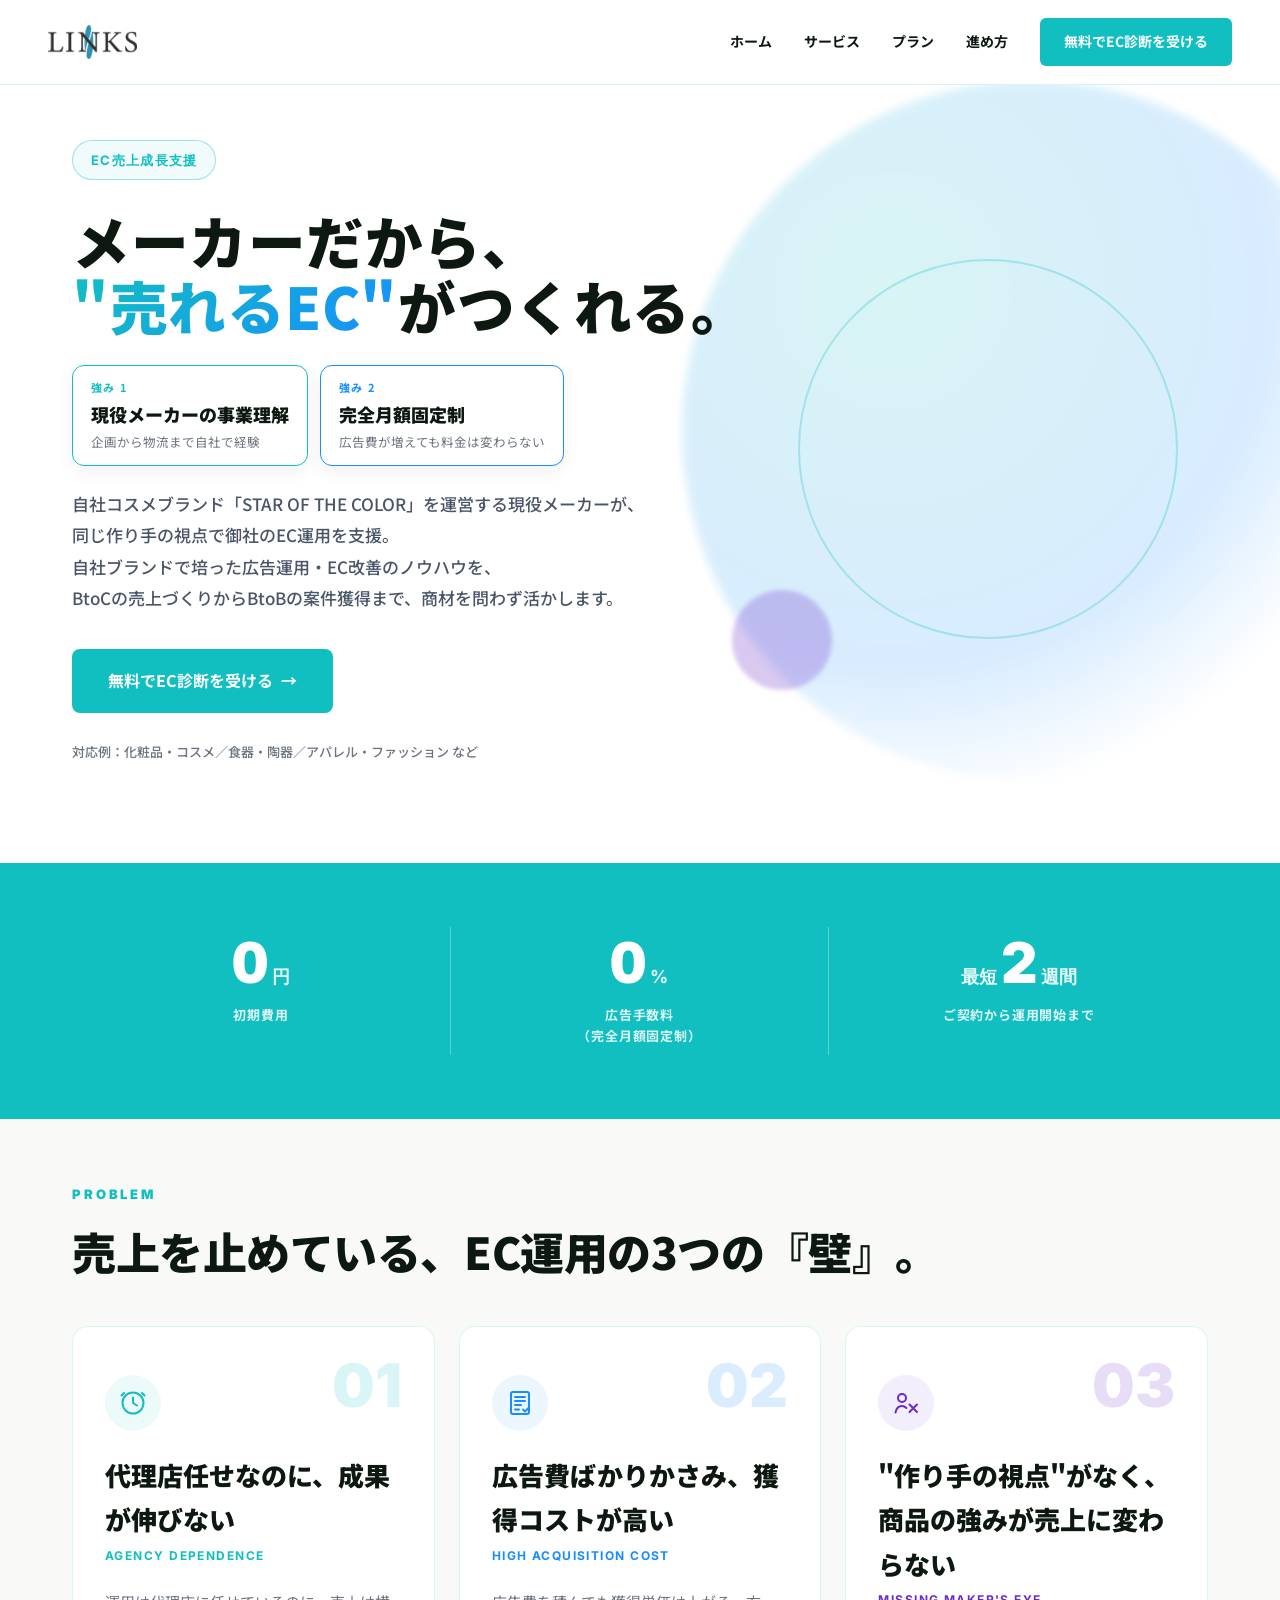
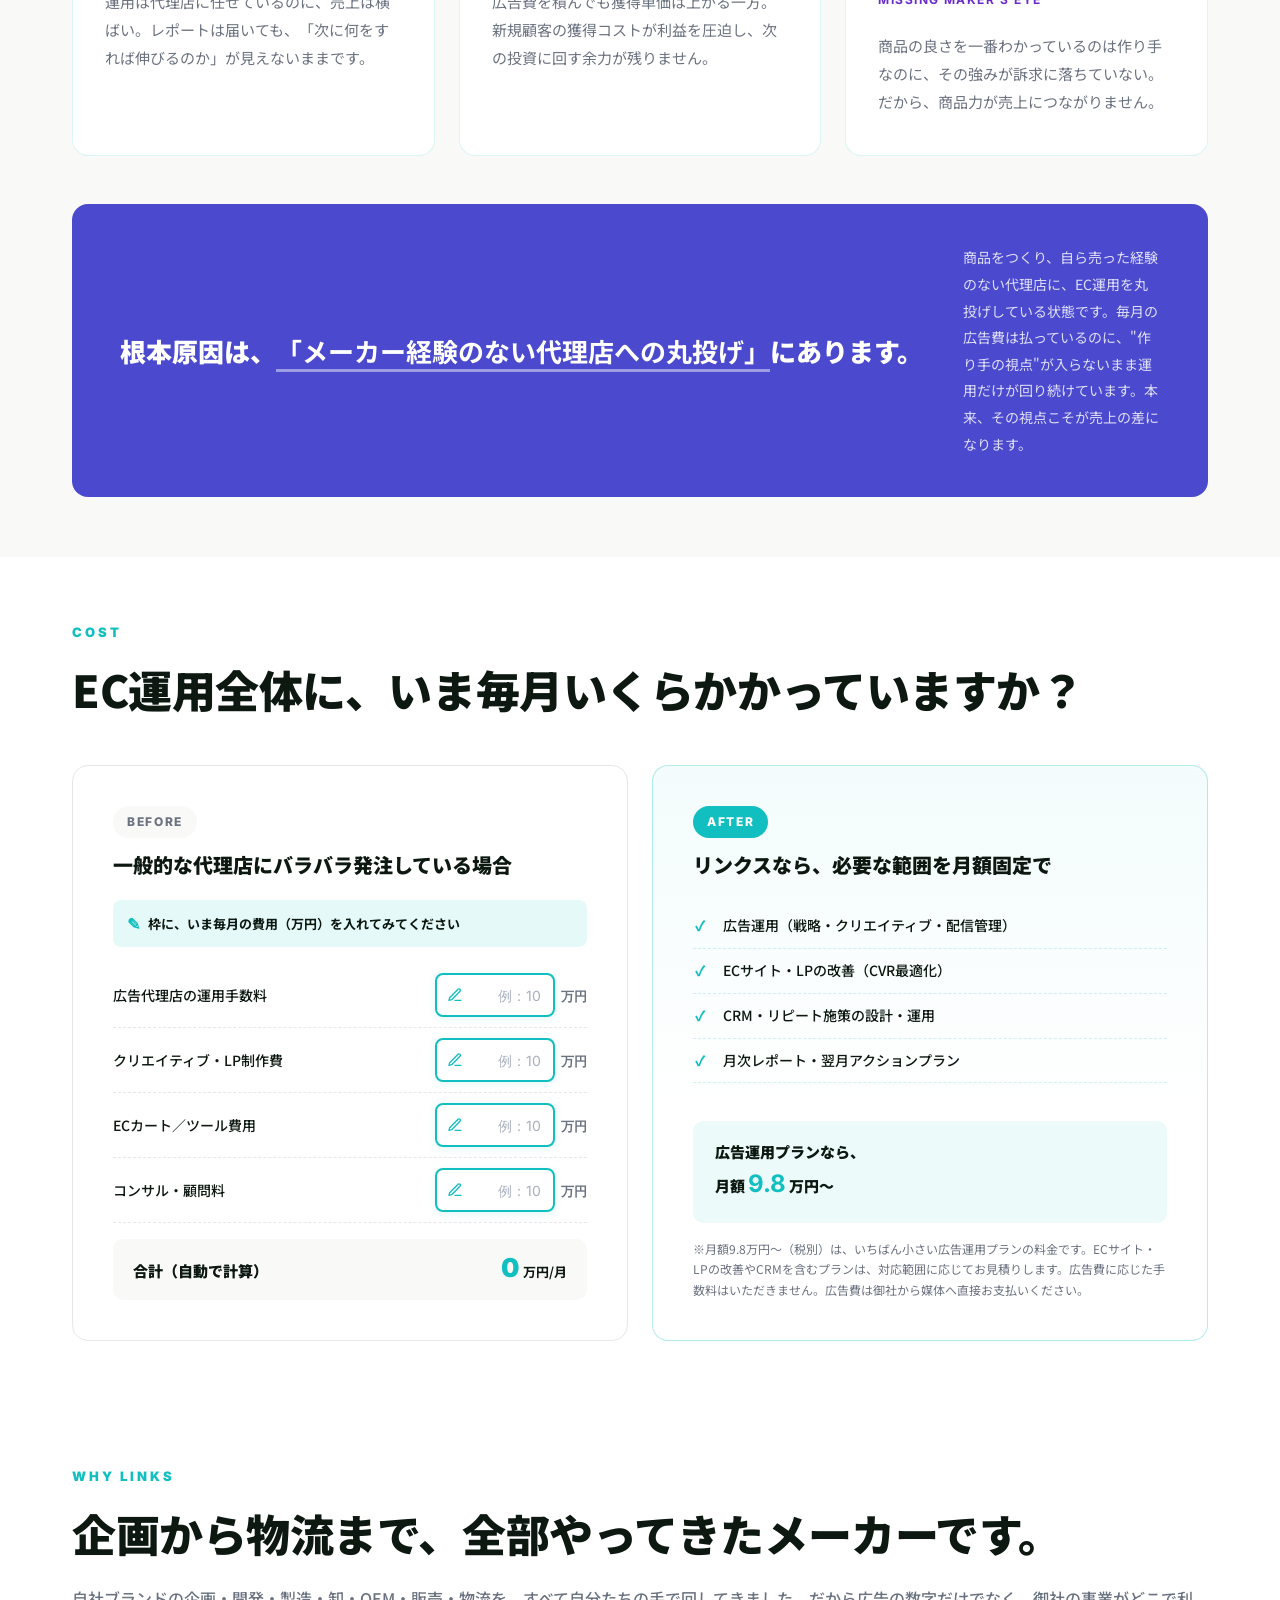
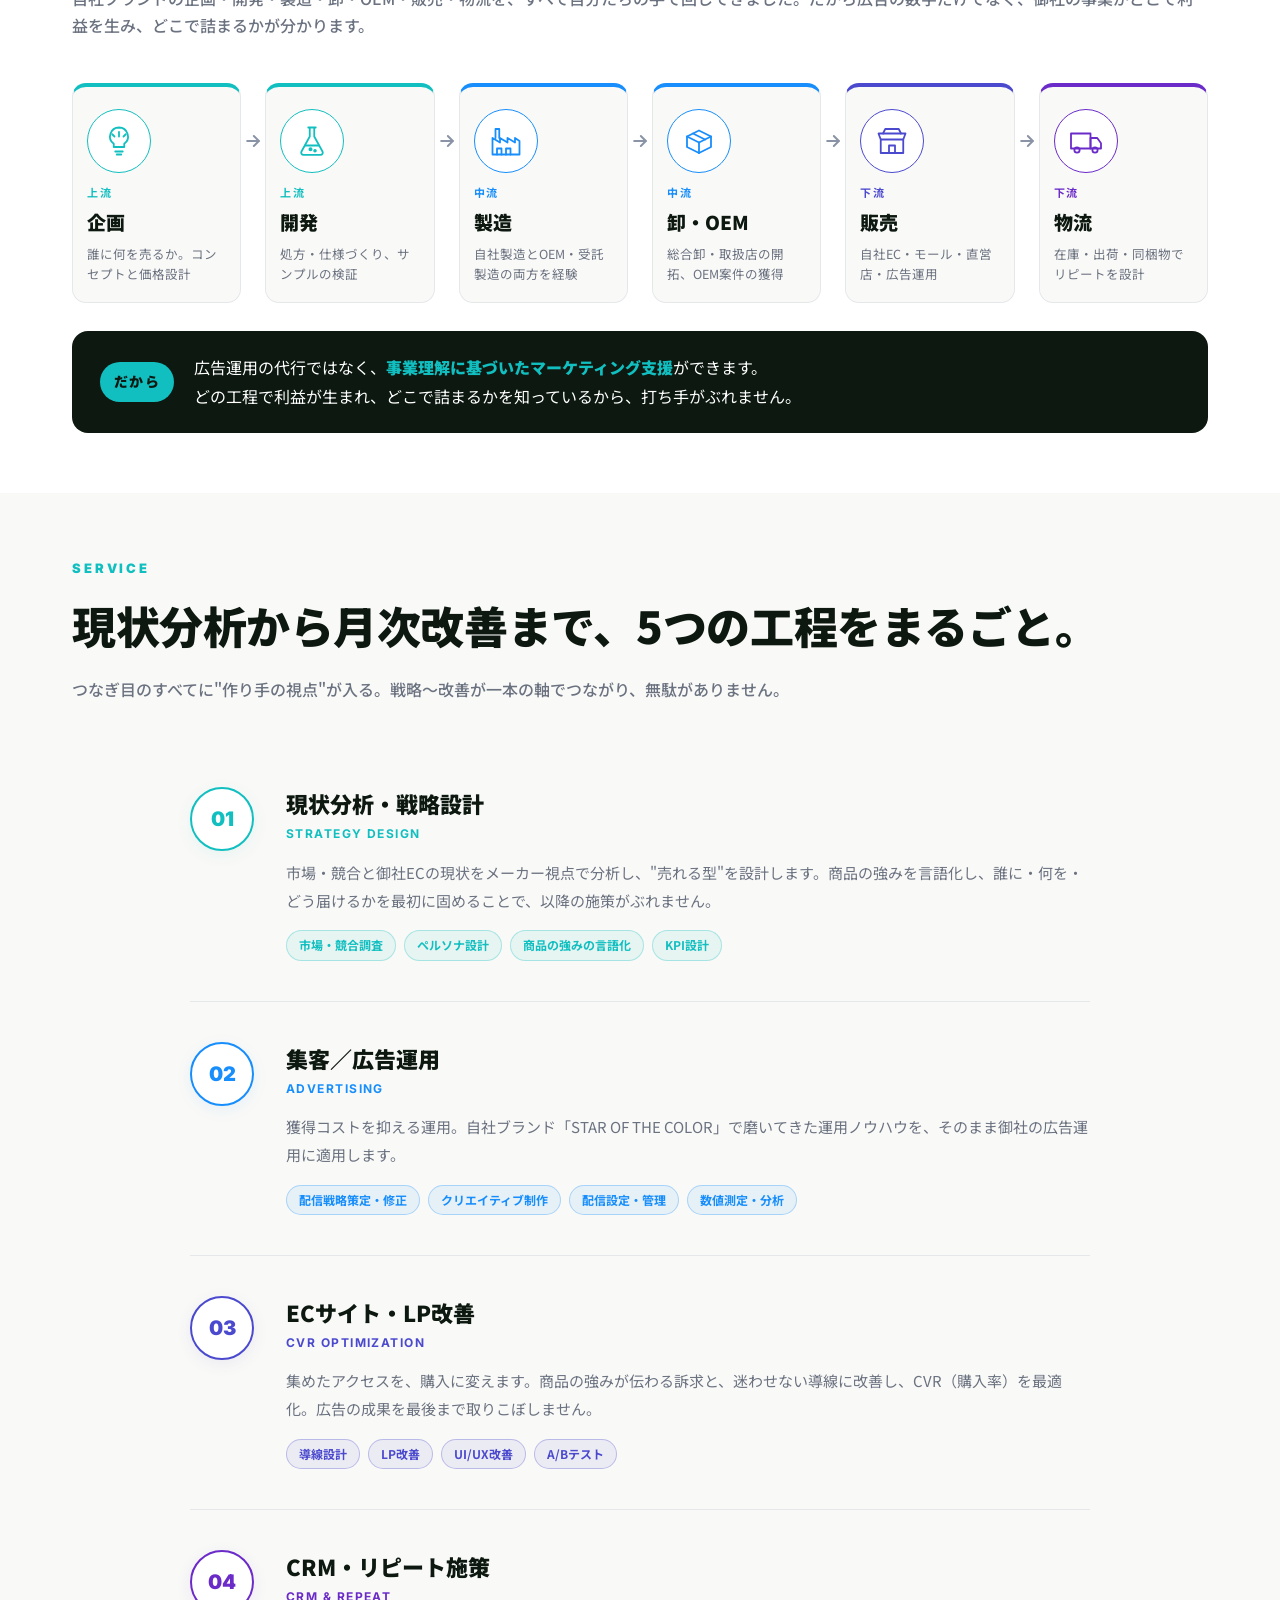
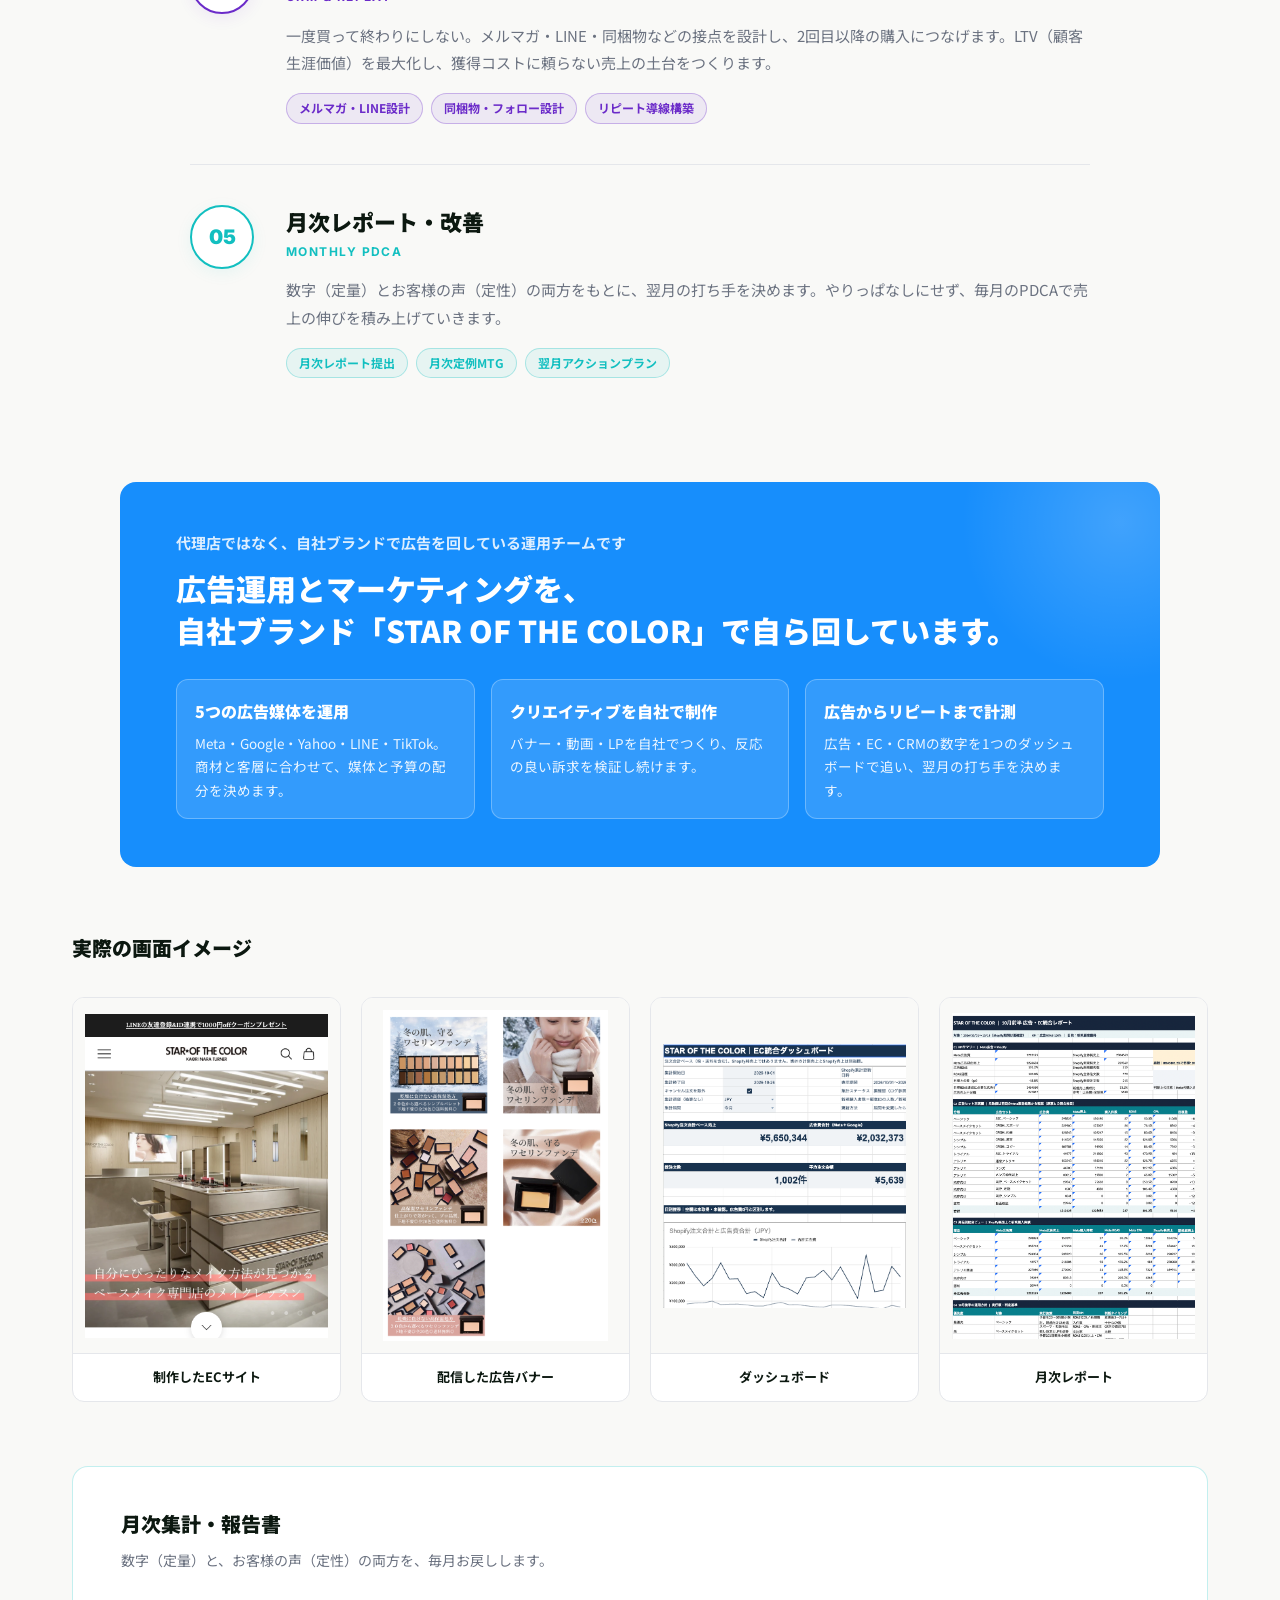
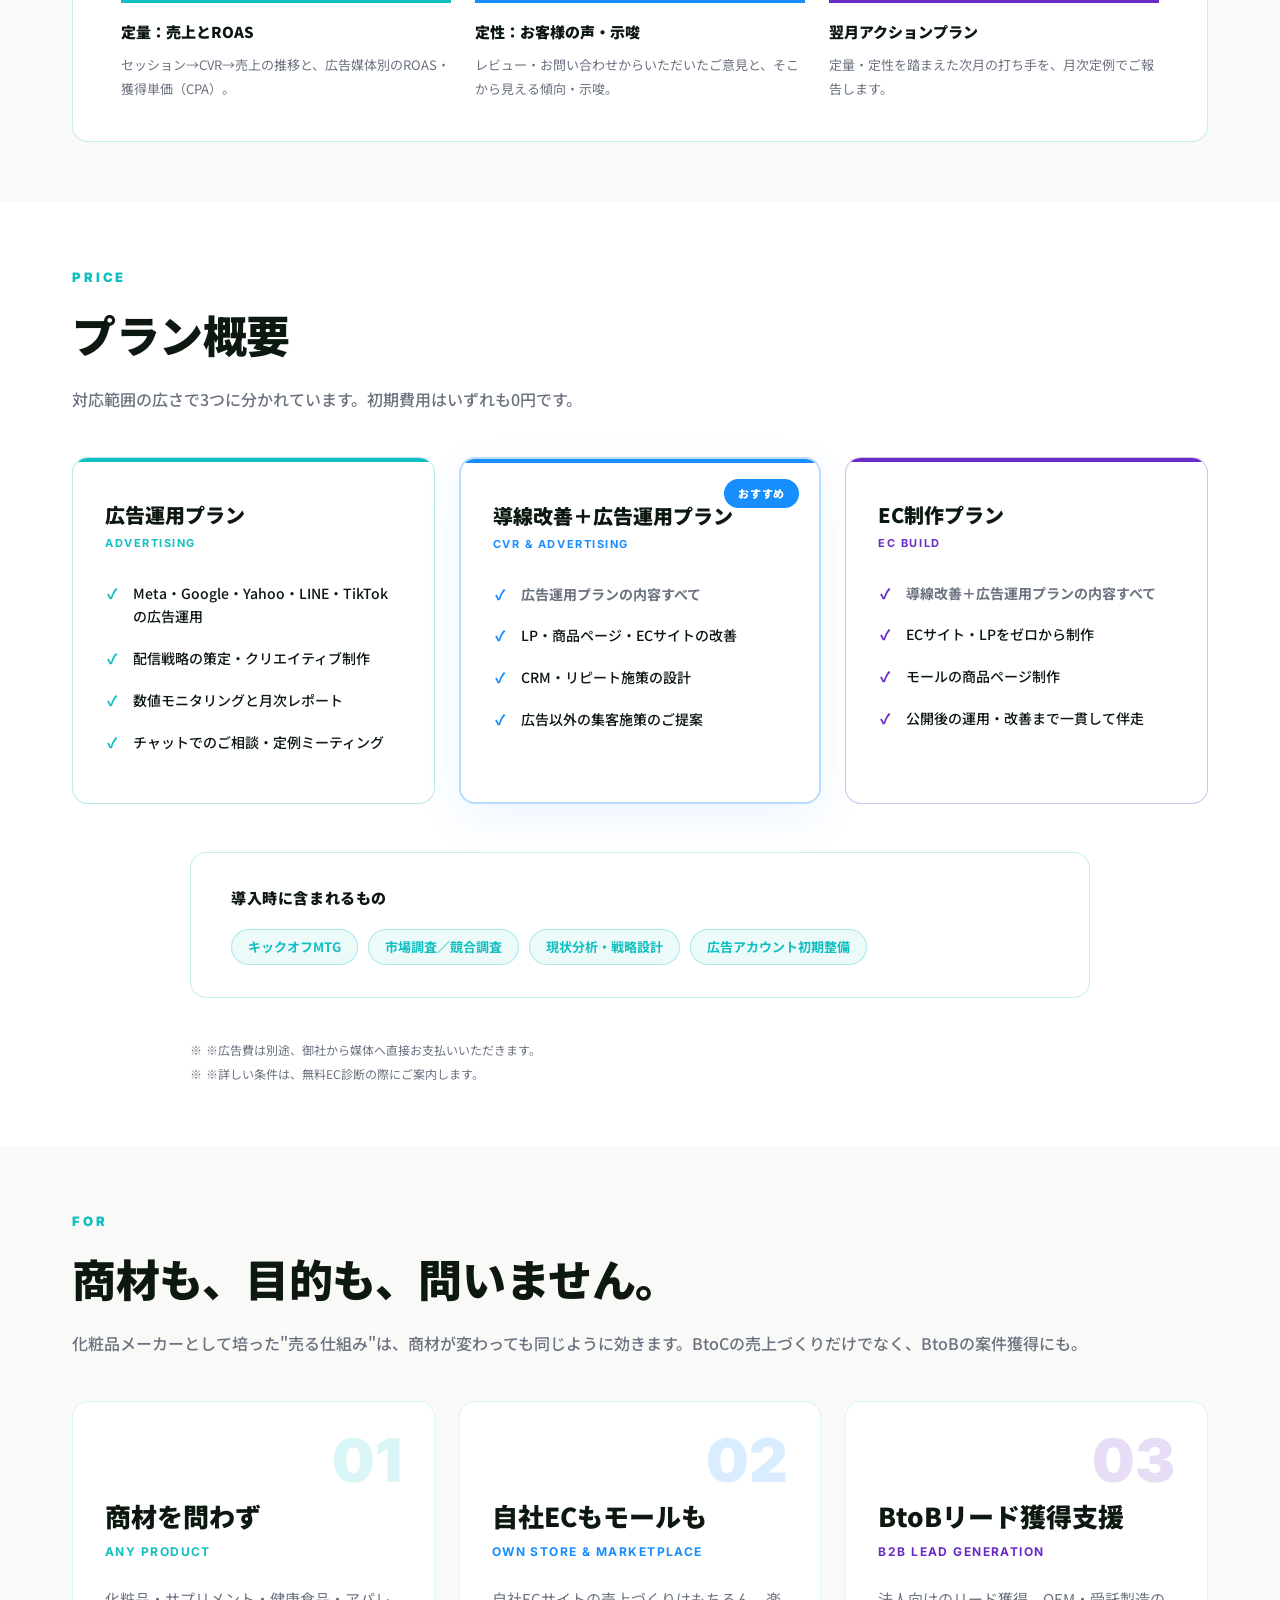
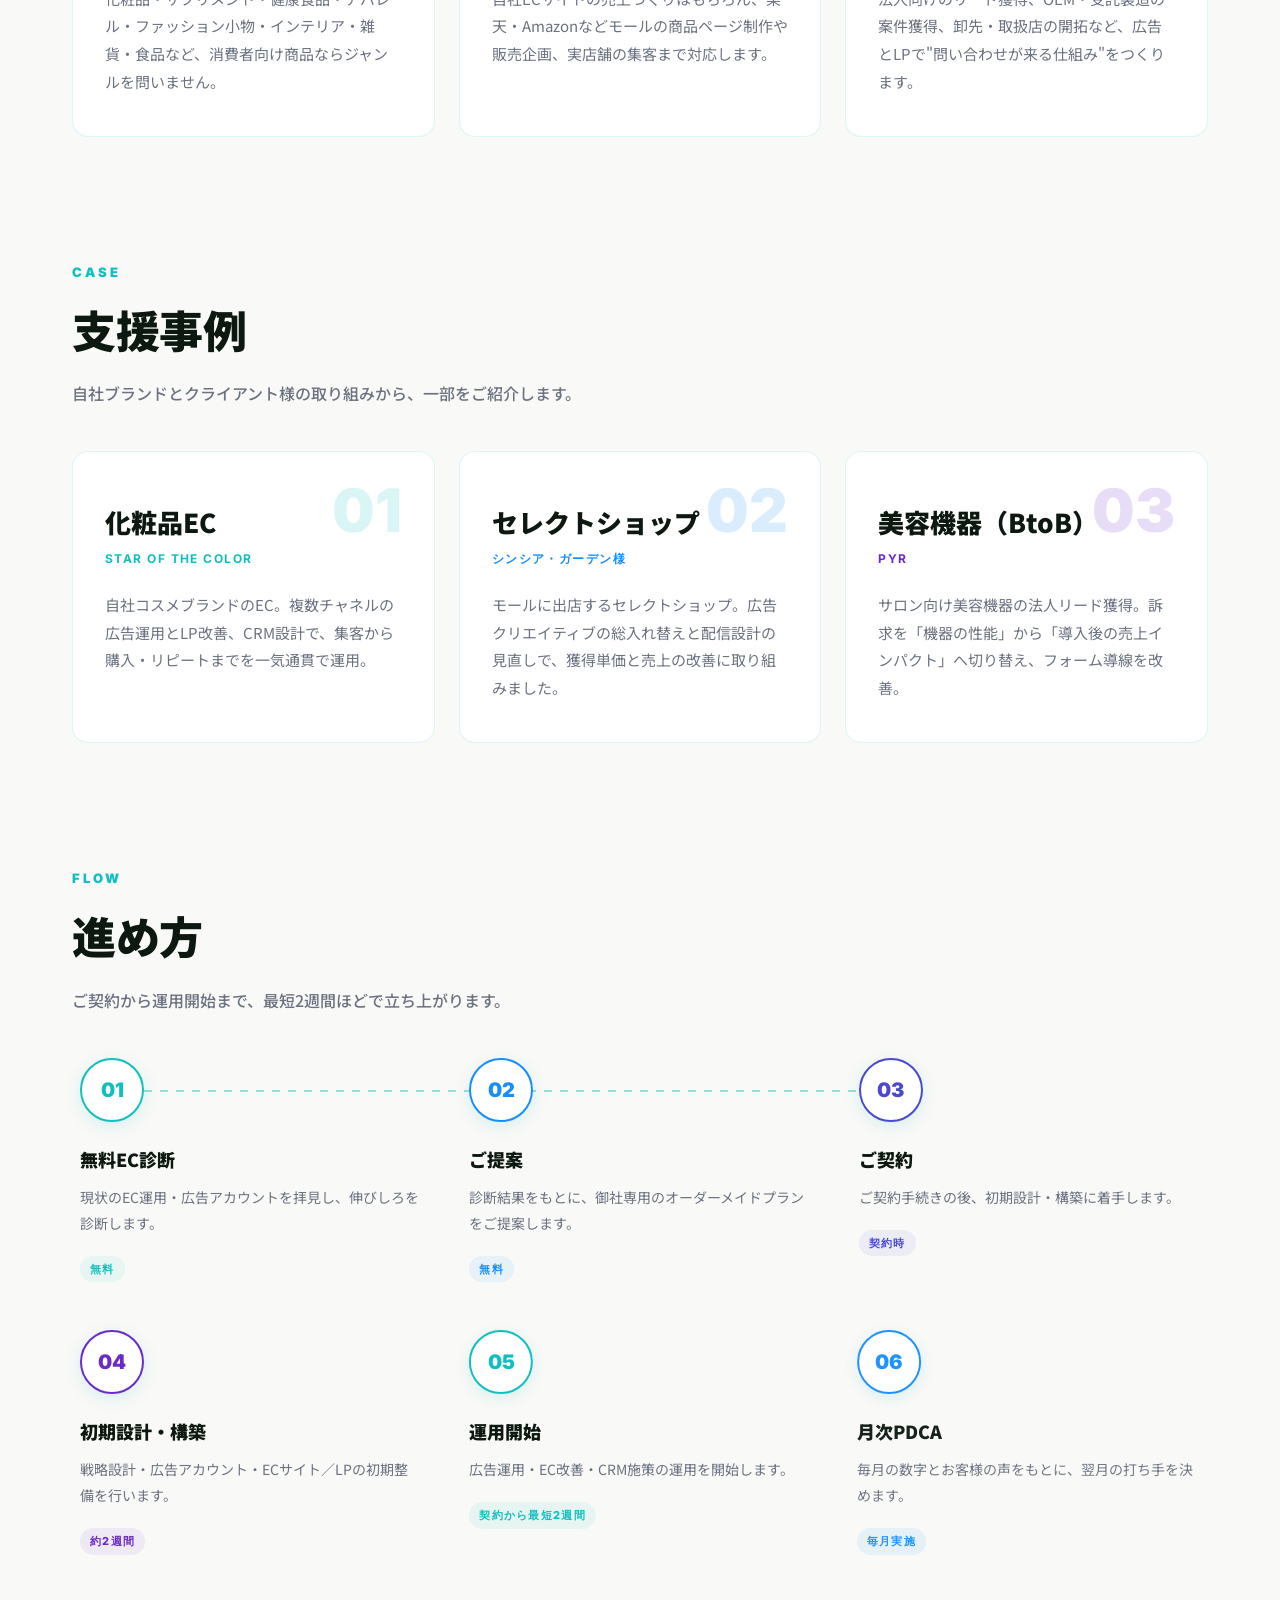
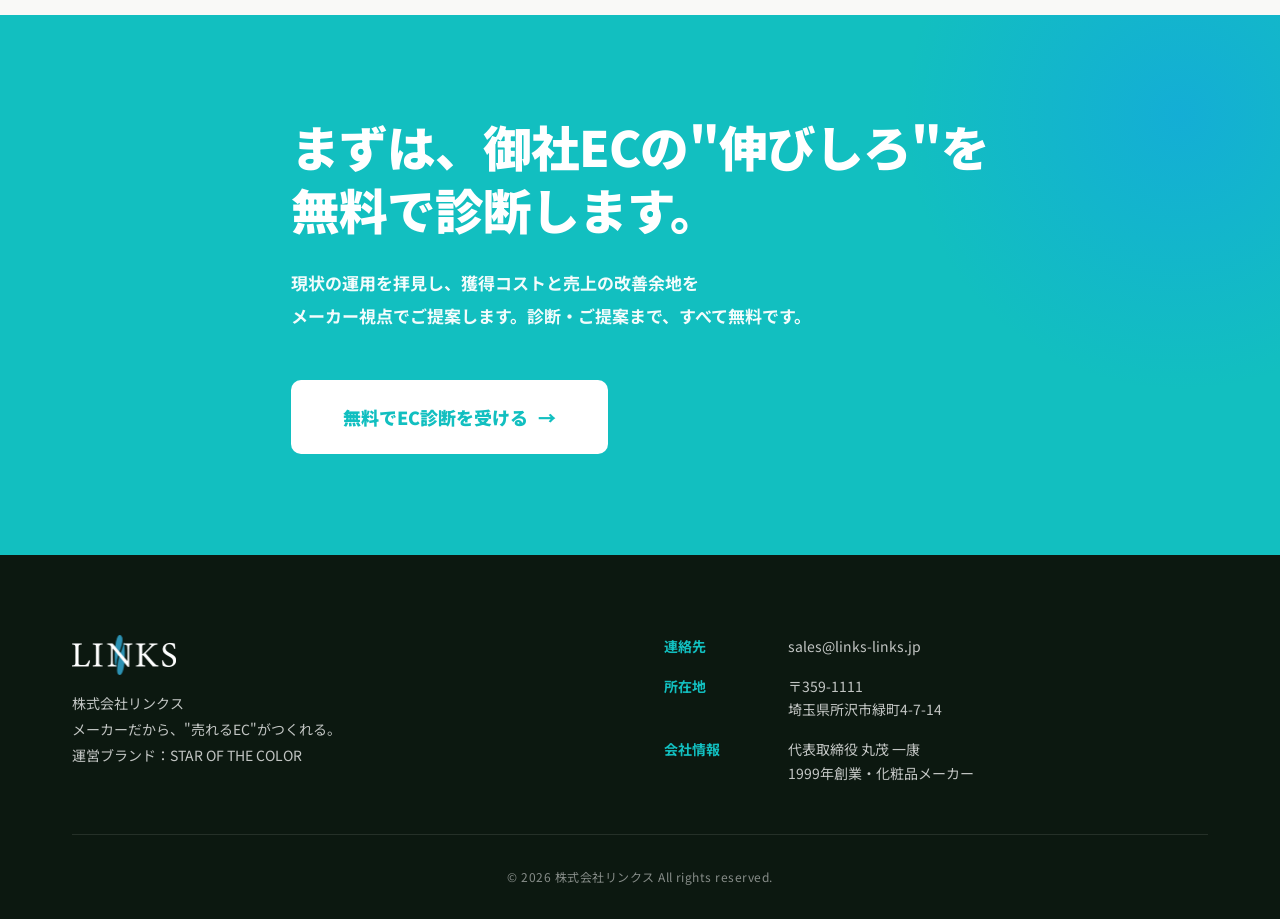
<file: preview/links/index.html>
<!DOCTYPE html>
<html lang="ja">
<head>
  <meta charset="UTF-8">
  <meta name="viewport" content="width=device-width, initial-scale=1.0">
  <meta name="robots" content="noindex, nofollow">
  <title>リンクス｜メーカーだから、"売れるEC"がつくれる。| 株式会社リンクス</title>
  <meta name="description" content="自社コスメブランド「STAR OF THE COLOR」を運営する現役メーカーが、同じ作り手の視点で御社のEC運用を支援。自社ブランドで培ったノウハウを、そのまま御社の売上へ。">
  <meta property="og:title" content="リンクス｜メーカーだから、&quot;売れるEC&quot;がつくれる。| 株式会社リンクス">
  <meta property="og:description" content="現役メーカーによるEC運用支援。自社ブランドで培ったノウハウを、そのまま御社の売上へ。">
  <meta property="og:type" content="website">
  <!-- 【要記入】公開時に og:url / og:image / canonical を設定してください -->
  <link rel="stylesheet" href="fonts/fonts.css">
  <link rel="stylesheet" href="css/style.css?v=20261104a">
  <link rel="stylesheet" href="css/bp.css?v=20261104h">
  <script type="application/ld+json">
  {
    "@context": "https://schema.org",
    "@graph": [
      {
        "@type": "Organization",
        "@id": "https://example.com/#organization",
        "name": "株式会社リンクス",
        "url": "https://example.com/",
        "address": {
          "@type": "PostalAddress",
          "postalCode": "359-1111",
          "addressRegion": "埼玉県",
          "addressLocality": "所沢市",
          "streetAddress": "緑町4-7-14",
          "addressCountry": "JP"
        }
      },
      {
        "@type": "Service",
        "name": "EC売上成長支援",
        "serviceType": "EC運用支援（広告運用・サイト改善・CRM代行）",
        "description": "自社コスメブランドを運営する現役メーカーによるEC運用支援。現状分析・戦略設計から広告運用、ECサイト・LP改善、CRM・リピート施策、月次改善までを一気通貫で支援します。",
        "url": "https://example.com/",
        "provider": { "@id": "https://example.com/#organization" },
        "areaServed": "JP"
      }
    ]
  }
  </script>
</head>
<body class="bp">

  <!-- ===== NAV ===== -->
  <nav class="nav" id="nav">
    <div class="nav-inner">
      <a href="#" class="nav-logo"><img src="assets/images/logo-links.png" alt="株式会社リンクス" class="nav-logo-img nav-logo-img--wide"></a>
      <div class="nav-links">
        <a href="#" class="nav-link">ホーム</a>
        <a href="#service" class="nav-link">サービス</a>
        <a href="#price" class="nav-link">プラン</a>
        <a href="#flow" class="nav-link">進め方</a>
        <a href="https://timerex.net/s/links/1b7290d2" target="_blank" rel="noopener" class="btn-cta">無料でEC診断を受ける</a>
      </div>
    </div>
  </nav>

  <!-- ===== HERO ===== -->
  <section class="hero">
    <div class="hero-circle" aria-hidden="true"></div>
    <div class="hero-circle-outline" aria-hidden="true"></div>
    <div class="hero-circle-small" aria-hidden="true"></div>
    <div class="hero-inner">
      <div class="hero-content">
        <span class="hero-tag">EC売上成長支援</span>
        <h1 class="hero-title">
          メーカーだから、<br>
          <span class="hero-title-accent">"売れるEC"</span>がつくれる。
        </h1>
        <ul class="bp-hero-pillars" aria-label="2つの強み">
          <li class="bp-hero-pillar bp-c-teal"><span class="bp-hero-pillar-label">強み 1</span><strong>現役メーカーの事業理解</strong><span>企画から物流まで自社で経験</span></li>
          <li class="bp-hero-pillar bp-c-blue"><span class="bp-hero-pillar-label">強み 2</span><strong>完全月額固定制</strong><span>広告費が増えても料金は変わらない</span></li>
        </ul>
        <p class="hero-sub">
          自社コスメブランド「STAR OF THE COLOR」を運営する現役メーカーが、<br>
          同じ作り手の視点で御社のEC運用を支援。<br>
          自社ブランドで培った広告運用・EC改善のノウハウを、<br>
          BtoCの売上づくりからBtoBの案件獲得まで、商材を問わず活かします。
        </p>
        <div class="hero-cta">
          <a href="https://timerex.net/s/links/1b7290d2" target="_blank" rel="noopener" class="btn-primary">無料でEC診断を受ける <span aria-hidden="true">→</span></a>
        </div>
        <p class="bp-hero-note">対応例：化粧品・コスメ／食器・陶器／アパレル・ファッション など</p>
      </div>
    </div>
  </section>

  <!-- ===== STATS BAND ===== -->
  <section class="counter-bar">
    <div class="counter-bar-inner">
      <div class="counter-item">
        <div class="counter-value">
          <span class="counter-number" data-from="100000" data-target="0">0</span>
          <span class="counter-unit">円</span>
        </div>
        <p class="counter-label">初期費用</p>
      </div>
      <div class="counter-item">
        <div class="counter-value">
          <span class="counter-number" data-from="20" data-target="0">0</span>
          <span class="counter-unit">%</span>
        </div>
        <p class="counter-label">広告手数料<br>（完全月額固定制）</p>
      </div>
      <div class="counter-item">
        <div class="counter-value">
          <span class="counter-unit">最短</span>
          <span class="counter-number" data-target="2">2</span>
          <span class="counter-unit">週間</span>
        </div>
        <p class="counter-label">ご契約から運用開始まで</p>
      </div>
    </div>
  </section>

  <!-- ===== PROBLEM ===== -->
  <section class="bp-problem-section section" id="problem">
    <div class="container">
      <div class="section-header">
        <span class="section-eyebrow">PROBLEM</span>
        <h2 class="section-title">売上を止めている、EC運用の3つの『壁』。</h2>
      </div>
      <div class="service-grid">
        <article class="service-card bp-c-teal">
          <span class="service-number">01</span>
          <span class="bp-problem-icon" aria-hidden="true">
            <svg viewBox="0 0 28 28" fill="none" xmlns="http://www.w3.org/2000/svg">
              <circle cx="14" cy="14" r="10.5" stroke="currentColor" stroke-width="2"/>
              <path d="M14 8.5V14l4 2.5" stroke="currentColor" stroke-width="2" stroke-linecap="round" stroke-linejoin="round"/>
              <path d="M23 4l2.5 2.5M5 4L2.5 6.5" stroke="currentColor" stroke-width="2" stroke-linecap="round"/>
            </svg>
          </span>
          <h3 class="service-title">代理店任せなのに、成果が伸びない</h3>
          <p class="service-en">Agency Dependence</p>
          <p class="service-desc">運用は代理店に任せているのに、売上は横ばい。レポートは届いても、「次に何をすれば伸びるのか」が見えないままです。</p>
        </article>
        <article class="service-card bp-c-blue">
          <span class="service-number">02</span>
          <span class="bp-problem-icon" aria-hidden="true">
            <svg viewBox="0 0 28 28" fill="none" xmlns="http://www.w3.org/2000/svg">
              <rect x="5" y="3" width="18" height="22" rx="2" stroke="currentColor" stroke-width="2"/>
              <path d="M9 8h10M9 12h10M9 16h6" stroke="currentColor" stroke-width="2" stroke-linecap="round"/>
              <path d="M9 20.5h4" stroke="currentColor" stroke-width="2" stroke-linecap="round"/>
              <path d="M17 20.5l2 2 3.5-3.5" stroke="currentColor" stroke-width="2" stroke-linecap="round" stroke-linejoin="round"/>
            </svg>
          </span>
          <h3 class="service-title">広告費ばかりかさみ、獲得コストが高い</h3>
          <p class="service-en">High Acquisition Cost</p>
          <p class="service-desc">広告費を積んでも獲得単価は上がる一方。新規顧客の獲得コストが利益を圧迫し、次の投資に回す余力が残りません。</p>
        </article>
        <article class="service-card bp-c-purple">
          <span class="service-number">03</span>
          <span class="bp-problem-icon" aria-hidden="true">
            <svg viewBox="0 0 28 28" fill="none" xmlns="http://www.w3.org/2000/svg">
              <circle cx="10" cy="9" r="4" stroke="currentColor" stroke-width="2"/>
              <path d="M3.5 23.5c.8-4.2 3.4-6.5 6.5-6.5 1.7 0 3.2.7 4.4 2" stroke="currentColor" stroke-width="2" stroke-linecap="round"/>
              <path d="M17.5 15.5L25 23m0-7.5L17.5 23" stroke="currentColor" stroke-width="2" stroke-linecap="round"/>
            </svg>
          </span>
          <h3 class="service-title">"作り手の視点"がなく、商品の強みが売上に変わらない</h3>
          <p class="service-en">Missing Maker's Eye</p>
          <p class="service-desc">商品の良さを一番わかっているのは作り手なのに、その強みが訴求に落ちていない。だから、商品力が売上につながりません。</p>
        </article>
      </div>
      <div class="bp-cause-band">
        <p class="bp-cause-label">根本原因は、<strong>「メーカー経験のない代理店への丸投げ」</strong>にあります。</p>
        <p class="bp-cause-desc">商品をつくり、自ら売った経験のない代理店に、EC運用を丸投げしている状態です。毎月の広告費は払っているのに、"作り手の視点"が入らないまま運用だけが回り続けています。本来、その視点こそが売上の差になります。</p>
      </div>
    </div>
  </section>

  <!-- ===== COST ===== -->
  <section class="bp-cost-section section" id="cost">
    <div class="container">
      <div class="section-header">
        <span class="section-eyebrow">COST</span>
        <h2 class="section-title">EC運用全体に、いま毎月いくらかかっていますか？</h2>
      </div>
      <div class="bp-cost-grid">
        <div class="bp-cost-card">
          <span class="bp-cost-card-label">Before</span>
          <h3 class="bp-cost-card-title">一般的な代理店にバラバラ発注している場合</h3>
          <p class="bp-cost-hint"><span class="bp-cost-hint-icon" aria-hidden="true">✎</span>枠に、いま毎月の費用（万円）を入れてみてください</p>
          <ul class="bp-cost-list" id="bp-cost-sim">
            <li><label for="bp-cost-1">広告代理店の運用手数料</label><span class="bp-cost-amount"><input type="text" inputmode="decimal" class="bp-cost-field bp-cost-field--prompt" id="bp-cost-1" placeholder="例：10" aria-label="広告代理店の運用手数料（万円）">万円</span></li>
            <li><label for="bp-cost-2">クリエイティブ・LP制作費</label><span class="bp-cost-amount"><input type="text" inputmode="decimal" class="bp-cost-field bp-cost-field--prompt" id="bp-cost-2" placeholder="例：10" aria-label="クリエイティブ・LP制作費（万円）">万円</span></li>
            <li><label for="bp-cost-3">ECカート／ツール費用</label><span class="bp-cost-amount"><input type="text" inputmode="decimal" class="bp-cost-field bp-cost-field--prompt" id="bp-cost-3" placeholder="例：10" aria-label="ECカート／ツール費用（万円）">万円</span></li>
            <li><label for="bp-cost-4">コンサル・顧問料</label><span class="bp-cost-amount"><input type="text" inputmode="decimal" class="bp-cost-field bp-cost-field--prompt" id="bp-cost-4" placeholder="例：10" aria-label="コンサル・顧問料（万円）">万円</span></li>
          </ul>
          <p class="bp-cost-total">合計（自動で計算）<span><span class="bp-cost-total-val" id="bp-cost-total-val">0</span><span class="bp-cost-total-unit">万円/月</span></span></p>
        </div>
        <div class="bp-cost-card bp-cost-card--after bp-c-teal">
          <span class="bp-cost-card-label">After</span>
          <h3 class="bp-cost-card-title">リンクスなら、必要な範囲を月額固定で</h3>
          <ul class="bp-check-list bp-cost-list">
            <li>広告運用（戦略・クリエイティブ・配信管理）</li>
            <li>ECサイト・LPの改善（CVR最適化）</li>
            <li>CRM・リピート施策の設計・運用</li>
            <li>月次レポート・翌月アクションプラン</li>
          </ul>
          <p class="bp-cost-after-total">広告運用プランなら、<br>月額 <strong>9.8</strong> 万円〜</p>
          <p class="bp-cost-note">※月額9.8万円〜（税別）は、いちばん小さい広告運用プランの料金です。ECサイト・LPの改善やCRMを含むプランは、対応範囲に応じてお見積りします。広告費に応じた手数料はいただきません。広告費は御社から媒体へ直接お支払いください。</p>
        </div>
      </div>
    </div>
  </section>

  <!-- ===== CHAIN ===== -->
  <section class="bp-chain-section section" id="why">
    <div class="container">
      <div class="section-header">
        <span class="section-eyebrow">WHY LINKS</span>
        <h2 class="section-title">企画から物流まで、全部やってきたメーカーです。</h2>
        <p class="section-lead">自社ブランドの企画・開発・製造・卸・OEM・販売・物流を、すべて自分たちの手で回してきました。だから広告の数字だけでなく、御社の事業がどこで利益を生み、どこで詰まるかが分かります。</p>
      </div>
      <ol class="bp-chain" aria-label="メーカーの上流から下流">
        <li class="bp-chain-step bp-c-teal">
          <span class="bp-chain-icon" aria-hidden="true"><svg viewBox="0 0 48 48" fill="none" stroke="currentColor" stroke-width="2.4" stroke-linecap="round" stroke-linejoin="round"><path d="M24 6a12 12 0 0 0-7 21.7V32h14v-4.3A12 12 0 0 0 24 6z"/><path d="M19 38h10M21 42h6M24 12v6M18 18l-3-3M30 18l3-3"/></svg></span>
          <span class="bp-chain-stage">上流</span>
          <h3 class="bp-chain-title">企画</h3>
          <p class="bp-chain-desc">誰に何を売るか。コンセプトと価格設計</p>
        </li>
        <li class="bp-chain-step bp-c-teal">
          <span class="bp-chain-icon" aria-hidden="true"><svg viewBox="0 0 48 48" fill="none" stroke="currentColor" stroke-width="2.4" stroke-linecap="round" stroke-linejoin="round"><path d="M19 6h10M21 6v12L10 38a3 3 0 0 0 2.6 4.5h22.8A3 3 0 0 0 38 38L27 18V6"/><path d="M15 30h18"/><circle cx="22" cy="35" r="1.5" fill="currentColor"/><circle cx="28" cy="37" r="1.2" fill="currentColor"/></svg></span>
          <span class="bp-chain-stage">上流</span>
          <h3 class="bp-chain-title">開発</h3>
          <p class="bp-chain-desc">処方・仕様づくり、サンプルの検証</p>
        </li>
        <li class="bp-chain-step bp-c-blue">
          <span class="bp-chain-icon" aria-hidden="true"><svg viewBox="0 0 48 48" fill="none" stroke="currentColor" stroke-width="2.4" stroke-linecap="round" stroke-linejoin="round"><path d="M6 42V20l10 6v-6l10 6v-6l10 6v-6l6 4v18z"/><path d="M12 42v-8h6v8M24 42v-8h6v8"/><path d="M10 20V8h5v12"/></svg></span>
          <span class="bp-chain-stage">中流</span>
          <h3 class="bp-chain-title">製造</h3>
          <p class="bp-chain-desc">自社製造とOEM・受託製造の両方を経験</p>
        </li>
        <li class="bp-chain-step bp-c-blue">
          <span class="bp-chain-icon" aria-hidden="true"><svg viewBox="0 0 48 48" fill="none" stroke="currentColor" stroke-width="2.4" stroke-linecap="round" stroke-linejoin="round"><path d="M8 18l16-8 16 8-16 8z"/><path d="M8 18v14l16 8 16-8V18"/><path d="M24 26v14"/><path d="M16 14l16 8"/></svg></span>
          <span class="bp-chain-stage">中流</span>
          <h3 class="bp-chain-title">卸・OEM</h3>
          <p class="bp-chain-desc">総合卸・取扱店の開拓、OEM案件の獲得</p>
        </li>
        <li class="bp-chain-step bp-c-indigo">
          <span class="bp-chain-icon" aria-hidden="true"><svg viewBox="0 0 48 48" fill="none" stroke="currentColor" stroke-width="2.4" stroke-linecap="round" stroke-linejoin="round"><path d="M6 14h36l-3 8H9z"/><path d="M9 22v18h30V22"/><path d="M20 40V30h8v10"/><path d="M12 14l3-6h18l3 6"/></svg></span>
          <span class="bp-chain-stage">下流</span>
          <h3 class="bp-chain-title">販売</h3>
          <p class="bp-chain-desc">自社EC・モール・直営店・広告運用</p>
        </li>
        <li class="bp-chain-step bp-c-purple">
          <span class="bp-chain-icon" aria-hidden="true"><svg viewBox="0 0 48 48" fill="none" stroke="currentColor" stroke-width="2.4" stroke-linecap="round" stroke-linejoin="round"><path d="M4 14h26v20H4z"/><path d="M30 20h9l5 7v7H30z"/><circle cx="12" cy="36" r="3.5"/><circle cx="36" cy="36" r="3.5"/></svg></span>
          <span class="bp-chain-stage">下流</span>
          <h3 class="bp-chain-title">物流</h3>
          <p class="bp-chain-desc">在庫・出荷・同梱物でリピートを設計</p>
        </li>
      </ol>
      <div class="bp-chain-band">
        <span class="bp-chain-band-label">だから</span>
        <p class="bp-chain-band-text">広告運用の代行ではなく、<strong>事業理解に基づいたマーケティング支援</strong>ができます。<br>どの工程で利益が生まれ、どこで詰まるかを知っているから、打ち手がぶれません。</p>
      </div>
    </div>
  </section>

  <!-- ===== SERVICE ===== -->
  <section class="bp-service-section section" id="service">
    <div class="container">
      <div class="section-header">
        <span class="section-eyebrow">SERVICE</span>
        <h2 class="section-title">現状分析から月次改善まで、5つの工程をまるごと。</h2>
        <p class="section-lead">つなぎ目のすべてに"作り手の視点"が入る。戦略〜改善が一本の軸でつながり、無駄がありません。</p>
      </div>
      <ol class="bp-step-list">
        <li class="bp-step bp-c-teal">
          <span class="bp-step-num" aria-hidden="true">01</span>
          <div class="bp-step-body">
            <h3 class="bp-step-title">現状分析・戦略設計</h3>
            <p class="bp-step-en">Strategy Design</p>
            <p class="bp-step-desc">市場・競合と御社ECの現状をメーカー視点で分析し、"売れる型"を設計します。商品の強みを言語化し、誰に・何を・どう届けるかを最初に固めることで、以降の施策がぶれません。</p>
            <ul class="bp-step-tags">
              <li>市場・競合調査</li>
              <li>ペルソナ設計</li>
              <li>商品の強みの言語化</li>
              <li>KPI設計</li>
            </ul>
          </div>
        </li>
        <li class="bp-step bp-c-blue">
          <span class="bp-step-num" aria-hidden="true">02</span>
          <div class="bp-step-body">
            <h3 class="bp-step-title">集客／広告運用</h3>
            <p class="bp-step-en">Advertising</p>
            <p class="bp-step-desc">獲得コストを抑える運用。自社ブランド「STAR OF THE COLOR」で磨いてきた運用ノウハウを、そのまま御社の広告運用に適用します。</p>
            <ul class="bp-step-tags">
              <li>配信戦略策定・修正</li>
              <li>クリエイティブ制作</li>
              <li>配信設定・管理</li>
              <li>数値測定・分析</li>
            </ul>
          </div>
        </li>
        <li class="bp-step bp-c-indigo">
          <span class="bp-step-num" aria-hidden="true">03</span>
          <div class="bp-step-body">
            <h3 class="bp-step-title">ECサイト・LP改善</h3>
            <p class="bp-step-en">CVR Optimization</p>
            <p class="bp-step-desc">集めたアクセスを、購入に変えます。商品の強みが伝わる訴求と、迷わせない導線に改善し、CVR（購入率）を最適化。広告の成果を最後まで取りこぼしません。</p>
            <ul class="bp-step-tags">
              <li>導線設計</li>
              <li>LP改善</li>
              <li>UI/UX改善</li>
              <li>A/Bテスト</li>
            </ul>
          </div>
        </li>
        <li class="bp-step bp-c-purple">
          <span class="bp-step-num" aria-hidden="true">04</span>
          <div class="bp-step-body">
            <h3 class="bp-step-title">CRM・リピート施策</h3>
            <p class="bp-step-en">CRM &amp; Repeat</p>
            <p class="bp-step-desc">一度買って終わりにしない。メルマガ・LINE・同梱物などの接点を設計し、2回目以降の購入につなげます。LTV（顧客生涯価値）を最大化し、獲得コストに頼らない売上の土台をつくります。</p>
            <ul class="bp-step-tags">
              <li>メルマガ・LINE設計</li>
              <li>同梱物・フォロー設計</li>
              <li>リピート導線構築</li>
            </ul>
          </div>
        </li>
        <li class="bp-step bp-c-teal">
          <span class="bp-step-num" aria-hidden="true">05</span>
          <div class="bp-step-body">
            <h3 class="bp-step-title">月次レポート・改善</h3>
            <p class="bp-step-en">Monthly PDCA</p>
            <p class="bp-step-desc">数字（定量）とお客様の声（定性）の両方をもとに、翌月の打ち手を決めます。やりっぱなしにせず、毎月のPDCAで売上の伸びを積み上げていきます。</p>
            <ul class="bp-step-tags">
              <li>月次レポート提出</li>
              <li>月次定例MTG</li>
              <li>翌月アクションプラン</li>
            </ul>
          </div>
        </li>
      </ol>

      <div class="bp-highlight">
        <p class="bp-highlight-lead">代理店ではなく、自社ブランドで広告を回している運用チームです</p>
        <p class="bp-highlight-num">広告運用とマーケティングを、<br>自社ブランド「STAR OF THE COLOR」で自ら回しています。</p>
        <ul class="bp-highlight-points">
          <li><strong>5つの広告媒体を運用</strong><span>Meta・Google・Yahoo・LINE・TikTok。商材と客層に合わせて、媒体と予算の配分を決めます。</span></li>
          <li><strong>クリエイティブを自社で制作</strong><span>バナー・動画・LPを自社でつくり、反応の良い訴求を検証し続けます。</span></li>
          <li><strong>広告からリピートまで計測</strong><span>広告・EC・CRMの数字を1つのダッシュボードで追い、翌月の打ち手を決めます。</span></li>
        </ul>
      </div>

      <div class="bp-shots">
        <h3 class="bp-shots-title">実際の画面イメージ</h3>
        <div class="bp-shots-grid">
          <figure class="bp-shot">
            <img class="bp-shot-img" src="assets/shots/shot-ec-lp.png" alt="制作したECサイト（STAR OF THE COLOR）" loading="lazy" onerror="this.closest('.bp-shot').classList.add('bp-shot--missing')">
            <div class="bp-shot-ph" aria-hidden="true">COMING SOON</div>
            <figcaption>制作したECサイト</figcaption>
          </figure>
          <figure class="bp-shot">
            <img class="bp-shot-img" src="assets/shots/shot-ad-report.png" alt="配信した広告バナー" loading="lazy" onerror="this.closest('.bp-shot').classList.add('bp-shot--missing')">
            <div class="bp-shot-ph" aria-hidden="true">COMING SOON</div>
            <figcaption>配信した広告バナー</figcaption>
          </figure>
          <figure class="bp-shot">
            <img class="bp-shot-img" src="assets/shots/shot-dashboard.png" alt="EC統合ダッシュボード" loading="lazy" onerror="this.closest('.bp-shot').classList.add('bp-shot--missing')">
            <div class="bp-shot-ph" aria-hidden="true">COMING SOON</div>
            <figcaption>ダッシュボード</figcaption>
          </figure>
          <figure class="bp-shot">
            <img class="bp-shot-img" src="assets/shots/shot-report.png" alt="広告・EC統合の月次レポート" loading="lazy" onerror="this.closest('.bp-shot').classList.add('bp-shot--missing')">
            <div class="bp-shot-ph" aria-hidden="true">COMING SOON</div>
            <figcaption>月次レポート</figcaption>
          </figure>
        </div>
      </div>

      <div class="bp-report-band">
        <h3 class="bp-report-band-title">月次集計・報告書</h3>
        <p class="bp-report-band-lead">数字（定量）と、お客様の声（定性）の両方を、毎月お戻しします。</p>
        <div class="bp-report-grid">
          <div class="bp-report-item bp-c-teal">
            <p class="bp-report-item-title">定量：売上とROAS</p>
            <p class="bp-report-item-desc">セッション→CVR→売上の推移と、広告媒体別のROAS・獲得単価（CPA）。</p>
          </div>
          <div class="bp-report-item bp-c-blue">
            <p class="bp-report-item-title">定性：お客様の声・示唆</p>
            <p class="bp-report-item-desc">レビュー・お問い合わせからいただいたご意見と、そこから見える傾向・示唆。</p>
          </div>
          <div class="bp-report-item bp-c-purple">
            <p class="bp-report-item-title">翌月アクションプラン</p>
            <p class="bp-report-item-desc">定量・定性を踏まえた次月の打ち手を、月次定例でご報告します。</p>
          </div>
        </div>
      </div>
    </div>
  </section>

  <!-- ===== PRICE ===== -->
  <section class="bp-price-section section" id="price">
    <div class="container">
      <div class="section-header">
        <span class="section-eyebrow">PRICE</span>
        <h2 class="section-title">プラン概要</h2>
        <p class="section-lead">対応範囲の広さで3つに分かれています。初期費用はいずれも0円です。</p>
      </div>

      <div class="bp-plan-grid">
        <article class="bp-plan-card bp-c-teal">
          <h3 class="bp-plan-name">広告運用プラン</h3>
          <p class="bp-plan-en">Advertising</p>
          <ul class="bp-plan-features">
            <li>Meta・Google・Yahoo・LINE・TikTokの広告運用</li>
            <li>配信戦略の策定・クリエイティブ制作</li>
            <li>数値モニタリングと月次レポート</li>
            <li>チャットでのご相談・定例ミーティング</li>
          </ul>
        </article>
        <article class="bp-plan-card bp-plan-card--featured bp-c-blue">
          <span class="bp-plan-badge">おすすめ</span>
          <h3 class="bp-plan-name">導線改善＋広告運用プラン</h3>
          <p class="bp-plan-en">CVR &amp; Advertising</p>
          <ul class="bp-plan-features">
            <li class="bp-plan-inherit">広告運用プランの内容すべて</li>
            <li>LP・商品ページ・ECサイトの改善</li>
            <li>CRM・リピート施策の設計</li>
            <li>広告以外の集客施策のご提案</li>
          </ul>
        </article>
        <article class="bp-plan-card bp-c-purple">
          <h3 class="bp-plan-name">EC制作プラン</h3>
          <p class="bp-plan-en">EC Build</p>
          <ul class="bp-plan-features">
            <li class="bp-plan-inherit">導線改善＋広告運用プランの内容すべて</li>
            <li>ECサイト・LPをゼロから制作</li>
            <li>モールの商品ページ制作</li>
            <li>公開後の運用・改善まで一貫して伴走</li>
          </ul>
        </article>
      </div>

      <div class="bp-includes-band">
        <p class="bp-includes-title">導入時に含まれるもの</p>
        <ul class="bp-includes-list">
          <li>キックオフMTG</li>
          <li>市場調査／競合調査</li>
          <li>現状分析・戦略設計</li>
          <li>広告アカウント初期整備</li>
        </ul>
      </div>

      <ul class="bp-price-notes">
        <li>※広告費は別途、御社から媒体へ直接お支払いいただきます。</li>
        <li>※詳しい条件は、無料EC診断の際にご案内します。</li>
      </ul>
    </div>
  </section>

  <!-- ===== TARGET ===== -->
  <section class="bp-problem-section section" id="target">
    <div class="container">
      <div class="section-header">
        <span class="section-eyebrow">FOR</span>
        <h2 class="section-title">商材も、目的も、問いません。</h2>
        <p class="section-lead">化粧品メーカーとして培った"売る仕組み"は、商材が変わっても同じように効きます。BtoCの売上づくりだけでなく、BtoBの案件獲得にも。</p>
      </div>
      <div class="service-grid">
        <article class="service-card bp-c-teal">
          <span class="service-number">01</span>
          <h3 class="service-title">商材を問わず</h3>
          <p class="service-en">Any Product</p>
          <p class="service-desc">化粧品・サプリメント・健康食品・アパレル・ファッション小物・インテリア・雑貨・食品など、消費者向け商品ならジャンルを問いません。</p>
        </article>
        <article class="service-card bp-c-blue">
          <span class="service-number">02</span>
          <h3 class="service-title">自社ECもモールも</h3>
          <p class="service-en">Own Store &amp; Marketplace</p>
          <p class="service-desc">自社ECサイトの売上づくりはもちろん、楽天・Amazonなどモールの商品ページ制作や販売企画、実店舗の集客まで対応します。</p>
        </article>
        <article class="service-card bp-c-purple">
          <span class="service-number">03</span>
          <h3 class="service-title">BtoBリード獲得支援</h3>
          <p class="service-en">B2B Lead Generation</p>
          <p class="service-desc">法人向けのリード獲得、OEM・受託製造の案件獲得、卸先・取扱店の開拓など、広告とLPで"問い合わせが来る仕組み"をつくります。</p>
        </article>
      </div>
    </div>
  </section>

  <!-- ===== CASE ===== -->
  <section class="bp-problem-section section" id="case">
    <div class="container">
      <div class="section-header">
        <span class="section-eyebrow">CASE</span>
        <h2 class="section-title">支援事例</h2>
        <p class="section-lead">自社ブランドとクライアント様の取り組みから、一部をご紹介します。</p>
      </div>
      <div class="service-grid">
        <article class="service-card bp-c-teal">
          <span class="service-number">01</span>
          <h3 class="service-title">化粧品EC</h3>
          <p class="service-en">STAR OF THE COLOR</p>
          <p class="service-desc">自社コスメブランドのEC。複数チャネルの広告運用とLP改善、CRM設計で、集客から購入・リピートまでを一気通貫で運用。</p>
        </article>
        <article class="service-card bp-c-blue">
          <span class="service-number">02</span>
          <h3 class="service-title">セレクトショップ</h3>
          <p class="service-en">シンシア・ガーデン様</p>
          <p class="service-desc">モールに出店するセレクトショップ。広告クリエイティブの総入れ替えと配信設計の見直しで、獲得単価と売上の改善に取り組みました。</p>
        </article>
        <article class="service-card bp-c-purple">
          <span class="service-number">03</span>
          <h3 class="service-title">美容機器（BtoB）</h3>
          <p class="service-en">PYR</p>
          <p class="service-desc">サロン向け美容機器の法人リード獲得。訴求を「機器の性能」から「導入後の売上インパクト」へ切り替え、フォーム導線を改善。</p>
        </article>
      </div>
    </div>
  </section>

  <!-- ===== FLOW ===== -->
  <section class="bp-flow-section section" id="flow">
    <div class="container">
      <div class="section-header">
        <span class="section-eyebrow">FLOW</span>
        <h2 class="section-title">進め方</h2>
        <p class="section-lead">ご契約から運用開始まで、最短2週間ほどで立ち上がります。</p>
      </div>
      <ol class="process-list">
        <li class="process-step bp-c-teal">
          <span class="process-step-num">01</span>
          <h3 class="process-step-title">無料EC診断</h3>
          <p class="process-step-desc">現状のEC運用・広告アカウントを拝見し、伸びしろを診断します。</p>
          <span class="process-step-time">無料</span>
        </li>
        <li class="process-step bp-c-blue">
          <span class="process-step-num">02</span>
          <h3 class="process-step-title">ご提案</h3>
          <p class="process-step-desc">診断結果をもとに、御社専用のオーダーメイドプランをご提案します。</p>
          <span class="process-step-time">無料</span>
        </li>
        <li class="process-step bp-c-indigo">
          <span class="process-step-num">03</span>
          <h3 class="process-step-title">ご契約</h3>
          <p class="process-step-desc">ご契約手続きの後、初期設計・構築に着手します。</p>
          <span class="process-step-time">契約時</span>
        </li>
        <li class="process-step bp-c-purple">
          <span class="process-step-num">04</span>
          <h3 class="process-step-title">初期設計・構築</h3>
          <p class="process-step-desc">戦略設計・広告アカウント・ECサイト／LPの初期整備を行います。</p>
          <span class="process-step-time">約2週間</span>
        </li>
        <li class="process-step bp-c-teal">
          <span class="process-step-num">05</span>
          <h3 class="process-step-title">運用開始</h3>
          <p class="process-step-desc">広告運用・EC改善・CRM施策の運用を開始します。</p>
          <span class="process-step-time">契約から最短2週間</span>
        </li>
        <li class="process-step bp-c-blue">
          <span class="process-step-num">06</span>
          <h3 class="process-step-title">月次PDCA</h3>
          <p class="process-step-desc">毎月の数字とお客様の声をもとに、翌月の打ち手を決めます。</p>
          <span class="process-step-time">毎月実施</span>
        </li>
      </ol>
    </div>
  </section>

  <!-- ===== CTA ===== -->
  <section class="cta-section" id="contact">
    <div class="cta-blob" aria-hidden="true"></div>
    <div class="container">
      <div class="cta-content">
        <h2 class="cta-title">まずは、御社ECの"伸びしろ"を<br>無料で診断します。</h2>
        <p class="cta-sub">現状の運用を拝見し、獲得コストと売上の改善余地を<br>メーカー視点でご提案します。診断・ご提案まで、すべて無料です。</p>
        <a href="https://timerex.net/s/links/1b7290d2" target="_blank" rel="noopener" class="btn-cta-large">無料でEC診断を受ける <span aria-hidden="true">→</span></a>
      </div>
    </div>
  </section>

  <!-- ===== FOOTER ===== -->
  <footer class="footer">
    <div class="container">
      <div class="footer-grid">
        <div class="footer-brand">
          <p class="footer-logo"><img src="assets/images/logo-links-white.png" alt="株式会社リンクス" class="footer-logo-img footer-logo-img--wide"></p>
          <p class="footer-desc">株式会社リンクス<br>メーカーだから、"売れるEC"がつくれる。<br>運営ブランド：STAR OF THE COLOR</p>
        </div>
        <div class="footer-info">
          <dl>
            <dt>連絡先</dt>
            <dd>sales@links-links.jp</dd>
            <dt>所在地</dt>
            <dd>〒359-1111<br>埼玉県所沢市緑町4-7-14</dd>
                        <dt>会社情報</dt>
            <dd>代表取締役 丸茂 一康<br>1999年創業・化粧品メーカー</dd>
          </dl>
        </div>
      </div>
      <p class="footer-copy">© 2026 株式会社リンクス All rights reserved.</p>
    </div>
  </footer>

  <!-- ===== MOBILE FIXED CTA ===== -->
  <div class="bp-mobile-cta">
    <a href="https://timerex.net/s/links/1b7290d2" target="_blank" rel="noopener">無料でEC診断を受ける <span aria-hidden="true">→</span></a>
  </div>

  <!-- ===== SCRIPTS ===== -->
  <script src="js/vendor/gsap.min.js"></script>
  <script src="js/vendor/ScrollTrigger.min.js"></script>
  <script src="js/bp.js?v=20261104f"></script>
</body>
</html>
</file>
